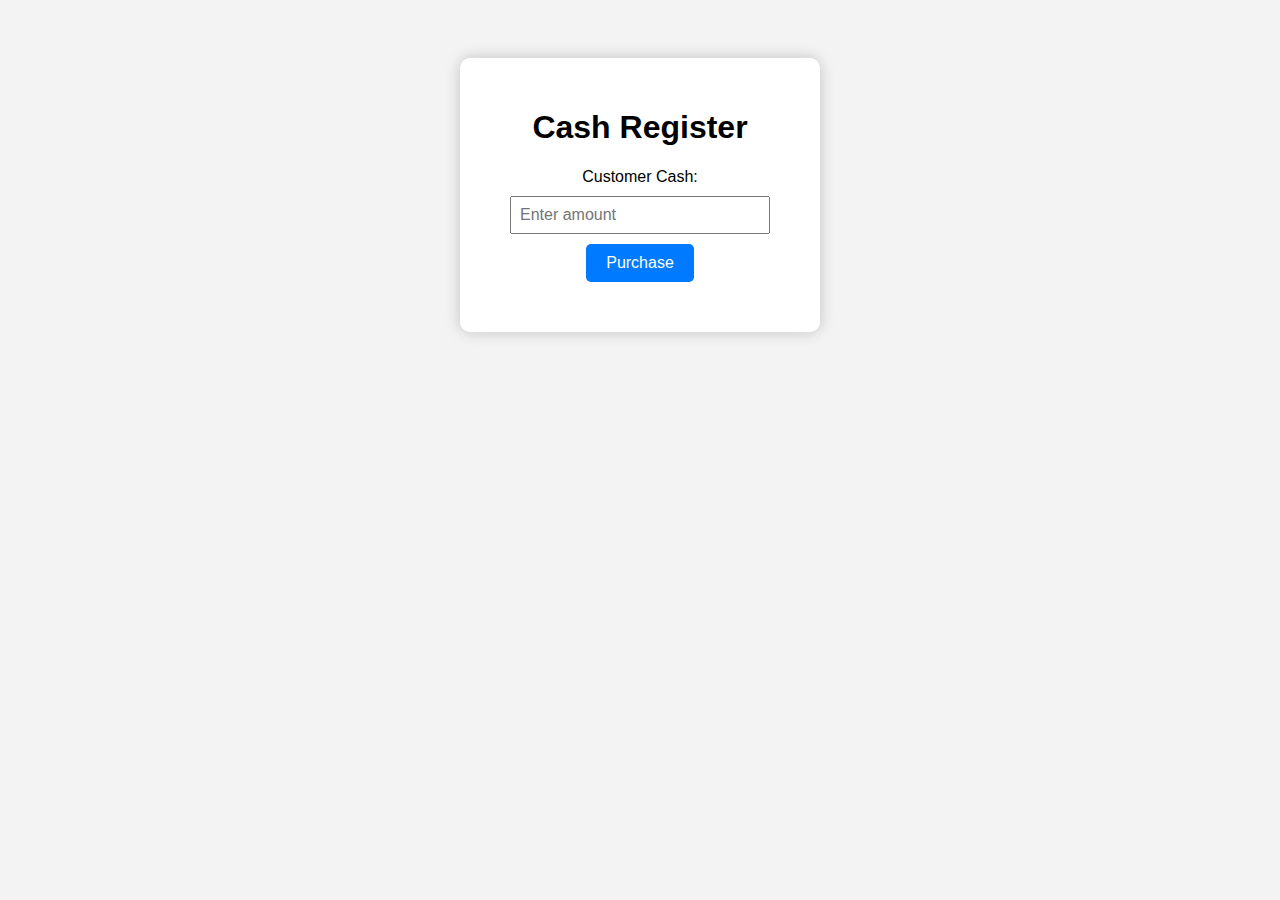
<file: Cash Register/index.html>
<!DOCTYPE html>
<html lang="en">
<head>
  <meta charset="UTF-8" />
  <meta name="viewport" content="width=device-width, initial-scale=1.0"/>
  <title>Cash Register</title>
  <link rel="stylesheet" href="styles.css"/>
</head>
<body>
  <div class="container">
    <h1>Cash Register</h1>
    <label for="cash">Customer Cash:</label>
    <input type="text" id="cash" placeholder="Enter amount" />
    <button id="purchase-btn">Purchase</button>
    <p id="change-due"></p>
  </div>
  <script src="script.js"></script>
</body>
</html>
</file>
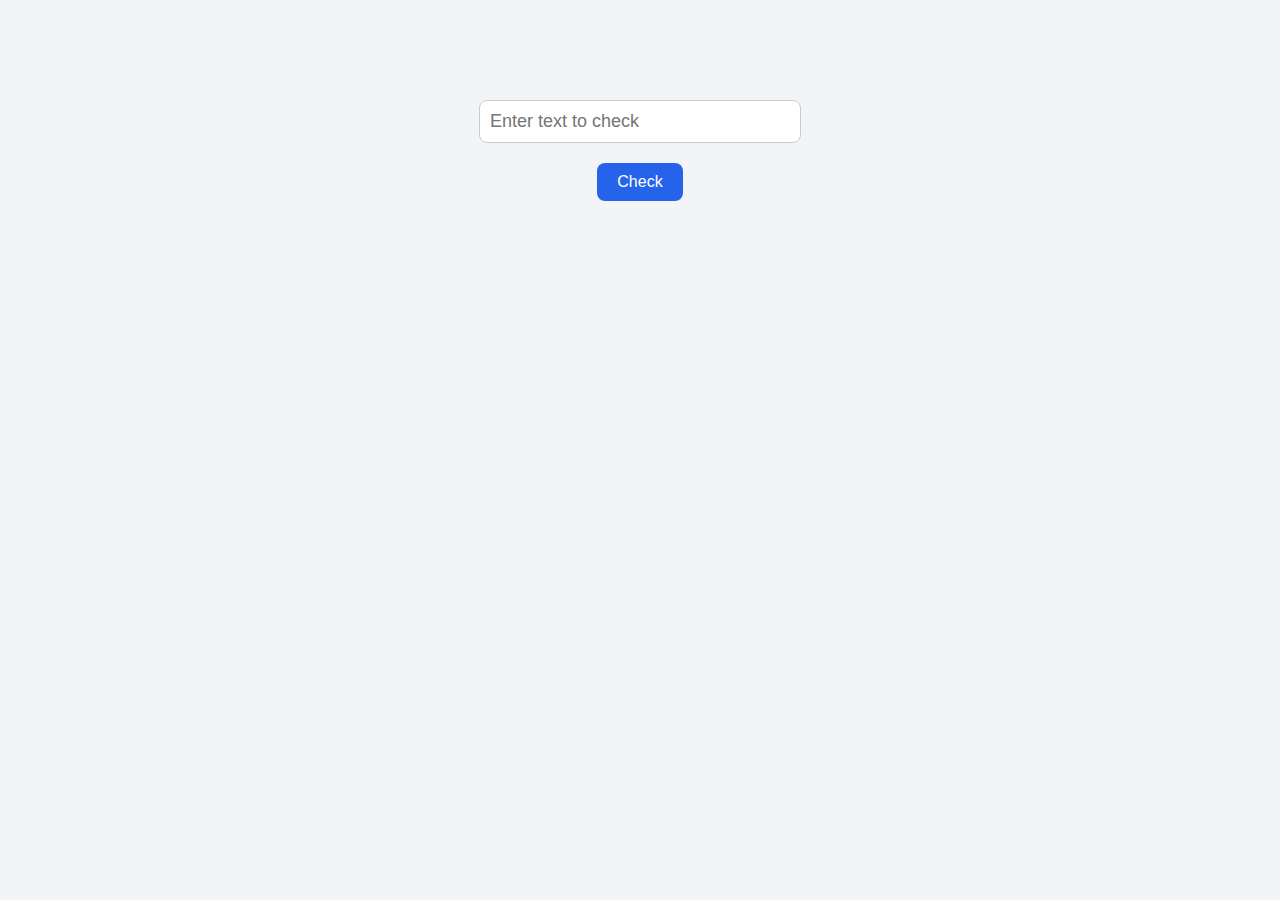
<file: Palindrome Checker/index.html>
<!DOCTYPE html>
<html lang="en">
<head>
    <meta charset="UTF-8">
    <meta name="viewport" content="width=device-width, initial-scale=1.0">
    <title>Palindrome Checker</title>
    <link rel="stylesheet" href="style.css">
</head>
<body>
    <input type="text" id="text-input" placeholder="Enter text to check">
    <button id="check-btn">Check</button>
    <span id="result"></span>
    <script src="script.js"></script>
</body>
</html>
</file>
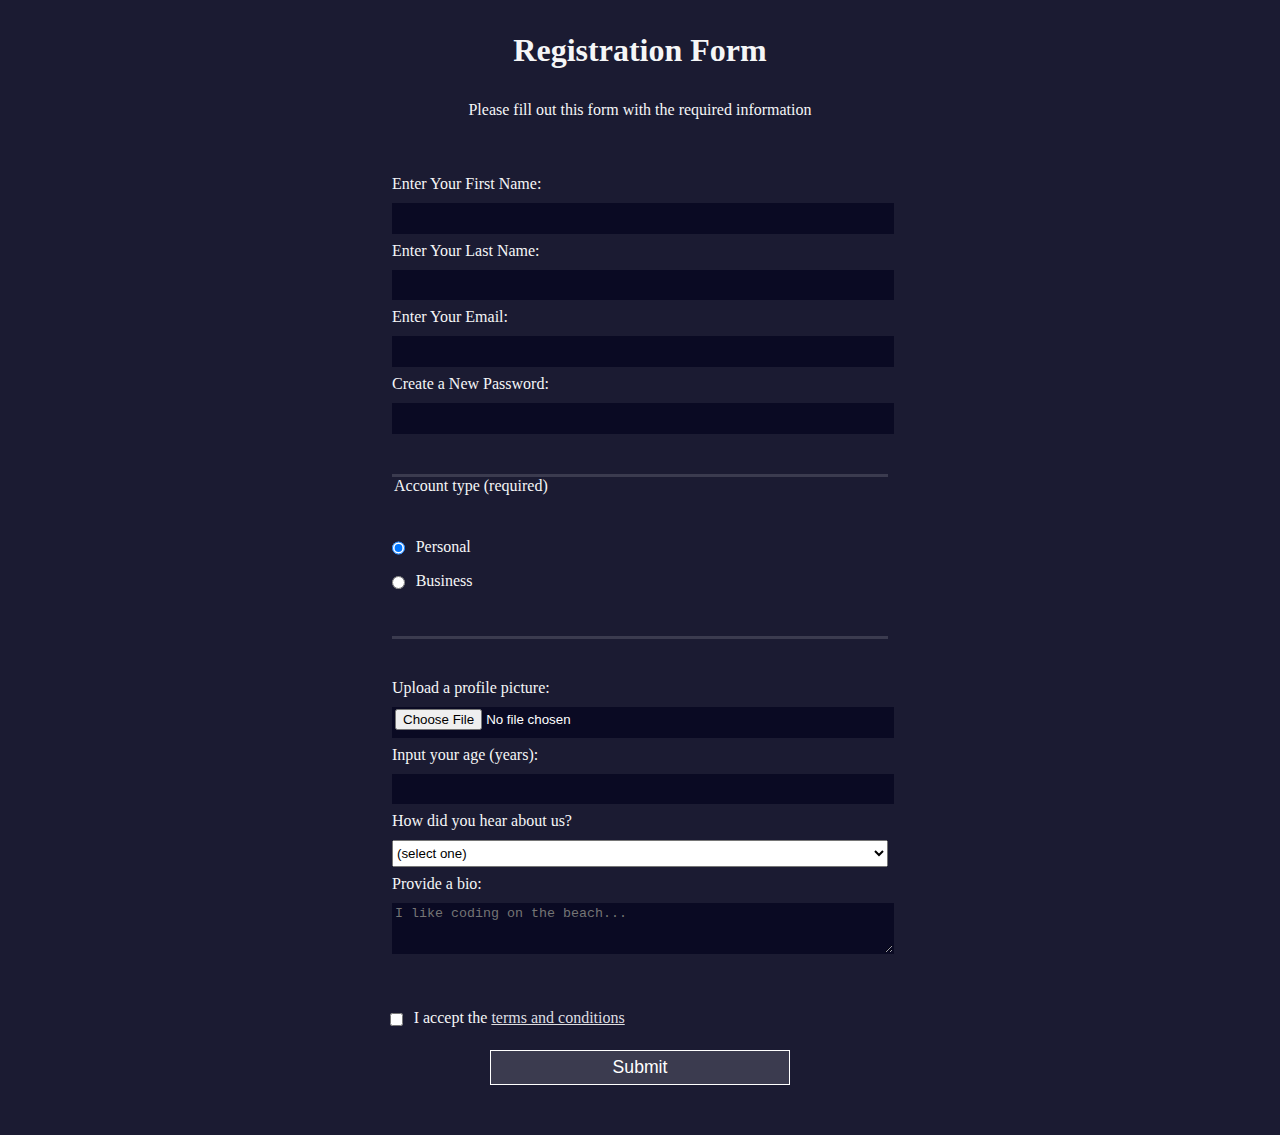
<file: registration form/index.html>
<!DOCTYPE html>
<html lang="en">
  <head>
    <meta charset="UTF-8">
    <title>Registration Form</title>
    <link rel="stylesheet" href="style.css" />
  </head>
  <body>
    <h1>Registration Form</h1>
    <p>Please fill out this form with the required information</p>
    <form method="post" action='https://register-demo.freecodecamp.org'>
      <fieldset>
        <label for="first-name">Enter Your First Name: <input id="first-name" name="first-name" type="text" required /></label>
        <label for="last-name">Enter Your Last Name: <input id="last-name" name="last-name" type="text" required /></label>
        <label for="email">Enter Your Email: <input id="email" name="email" type="email" required /></label>
        <label for="new-password">Create a New Password: <input id="new-password" name="new-password" type="password" pattern="[a-z0-5]{8,}" required /></label>
      </fieldset>
      <fieldset>
        <legend>Account type (required)</legend>
        <label for="personal-account"><input id="personal-account" type="radio" name="account-type" class="inline" checked /> Personal</label>
        <label for="business-account"><input id="business-account" type="radio" name="account-type" class="inline" /> Business</label>
      </fieldset>
      <fieldset>
        <label for="profile-picture">Upload a profile picture: <input id="profile-picture" type="file" name="file" /></label>
        <label for="age">Input your age (years): <input id="age" type="number" name="age" min="13" max="120" /></label>
        <label for="referrer">How did you hear about us?
          <select id="referrer" name="referrer">
            <option value="">(select one)</option>
            <option value="1">Youtube</option>
            <option value="2">Instagram Page</option>
            <option value="3">Forum</option>
            <option value="4">Other</option>
          </select>
        </label>
        <label for="bio">Provide a bio:
          <textarea id="bio" name="bio" rows="3" cols="30" placeholder="I like coding on the beach..."></textarea>
        </label>
      </fieldset>
      <label for="terms-and-conditions">
        <input class="inline" id="terms-and-conditions" type="checkbox" required name="terms-and-conditions" /> I accept the <a href="https://www.freecodecamp.org/news/terms-of-service/">terms and conditions</a>
      </label>
      <input type="submit" value="Submit" />
    </form>
  </body>
</html>
</file>
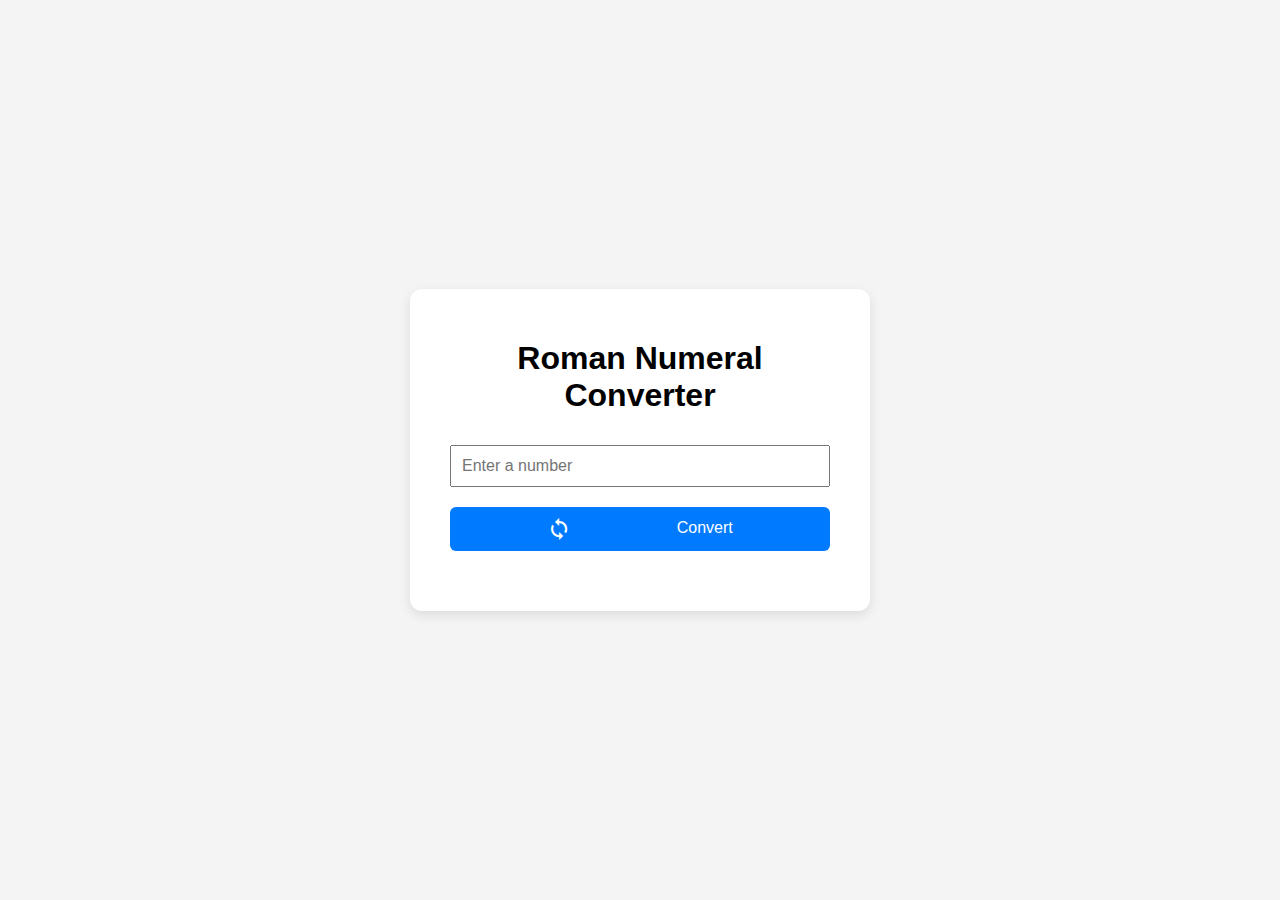
<file: Roman Numeral Converter/index.html>
<!DOCTYPE html>
<html lang="en">
<head>
    <meta charset="UTF-8">
    <meta name="viewport" content="width=device-width, initial-scale=1.0">
    <title>Roman Numeral Converter</title>
    <link rel="stylesheet" href="styles.css">
    <link href="https://fonts.googleapis.com/icon?family=Material+Icons" rel="stylesheet">
</head>
<body>
  <div class="container">
    <h1>Roman Numeral Converter</h1>
    <input type="number" id="number" placeholder="Enter a number" />
    <button id="convert-btn">
  <span class="material-icons">sync_alt</span> Convert
</button>
    <p id="output"></p>
  </div>
</body>
<script src="script.js"></script>
</html>
</file>
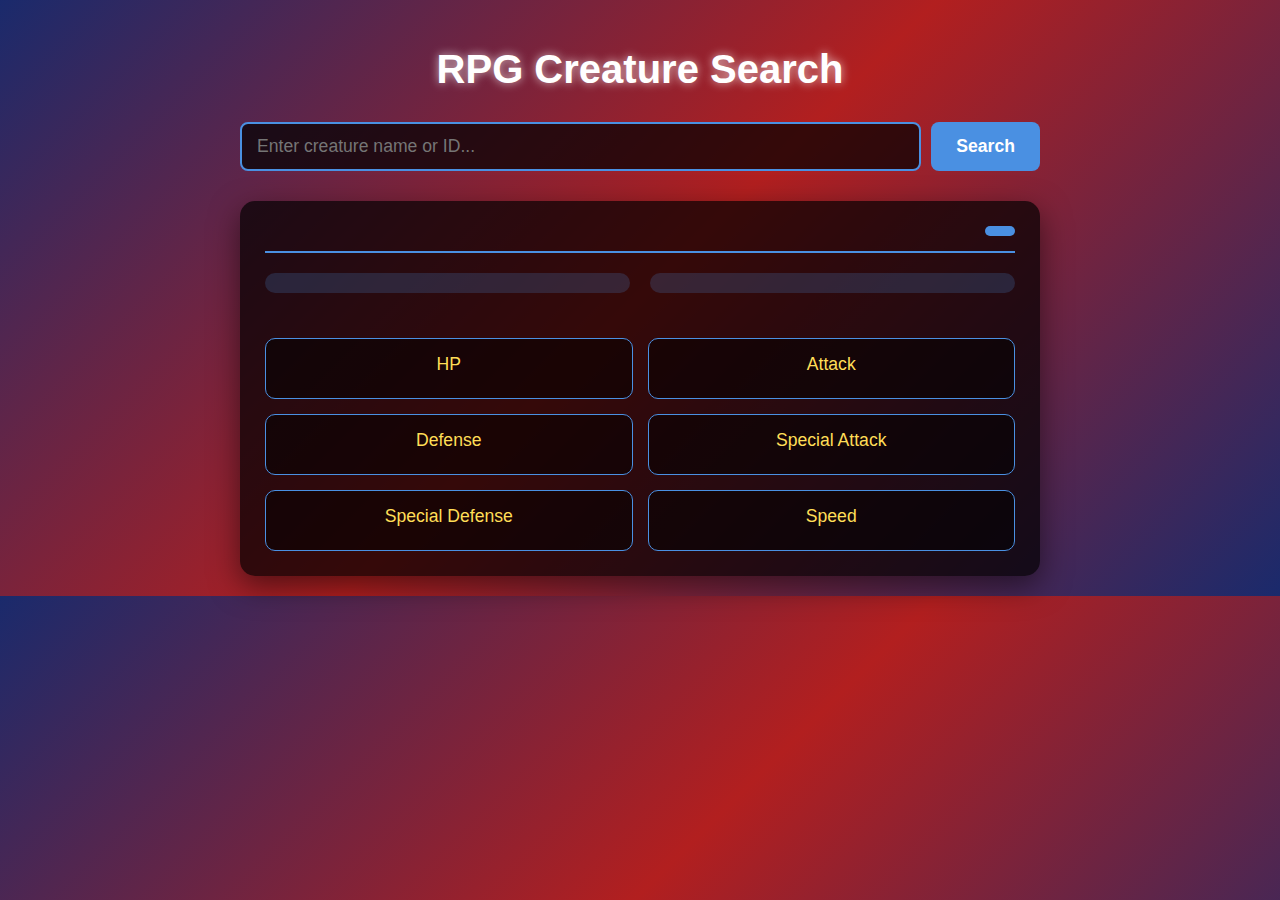
<file: RPG Creature Search App/index.html>
<!DOCTYPE html>
<html lang="en">
<head>
  <meta charset="UTF-8" />
  <meta name="viewport" content="width=device-width, initial-scale=1.0" />
  <title>RPG Creature Search App</title>
  <link rel="stylesheet" href="styles.css" />
</head>
<body>
  <header>
    <h1>RPG Creature Search</h1>
  </header>
  
  <div class="search-container">
    <input 
      type="text" 
      id="search-input" 
      placeholder="Enter creature name or ID..." 
      required 
    />
    <button id="search-button">Search</button>
  </div>
  
  <div class="creature-container">
    <div class="name-id">
      <div id="creature-name"></div>
      <div id="creature-id"></div>
    </div>
    
    <div class="physical">
      <div id="weight"></div>
      <div id="height"></div>
    </div>
    
    <div id="types"></div>
    
    <div class="stats-container">
      <div class="stat">
        <div class="stat-name">HP</div>
        <div id="hp" class="stat-value"></div>
      </div>
      <div class="stat">
        <div class="stat-name">Attack</div>
        <div id="attack" class="stat-value"></div>
      </div>
      <div class="stat">
        <div class="stat-name">Defense</div>
        <div id="defense" class="stat-value"></div>
      </div>
      <div class="stat">
        <div class="stat-name">Special Attack</div>
        <div id="special-attack" class="stat-value"></div>
      </div>
      <div class="stat">
        <div class="stat-name">Special Defense</div>
        <div id="special-defense" class="stat-value"></div>
      </div>
      <div class="stat">
        <div class="stat-name">Speed</div>
        <div id="speed" class="stat-value"></div>
      </div>
    </div>
  </div>
  <script src="script.js"></script>
</body>
</html>
</file>
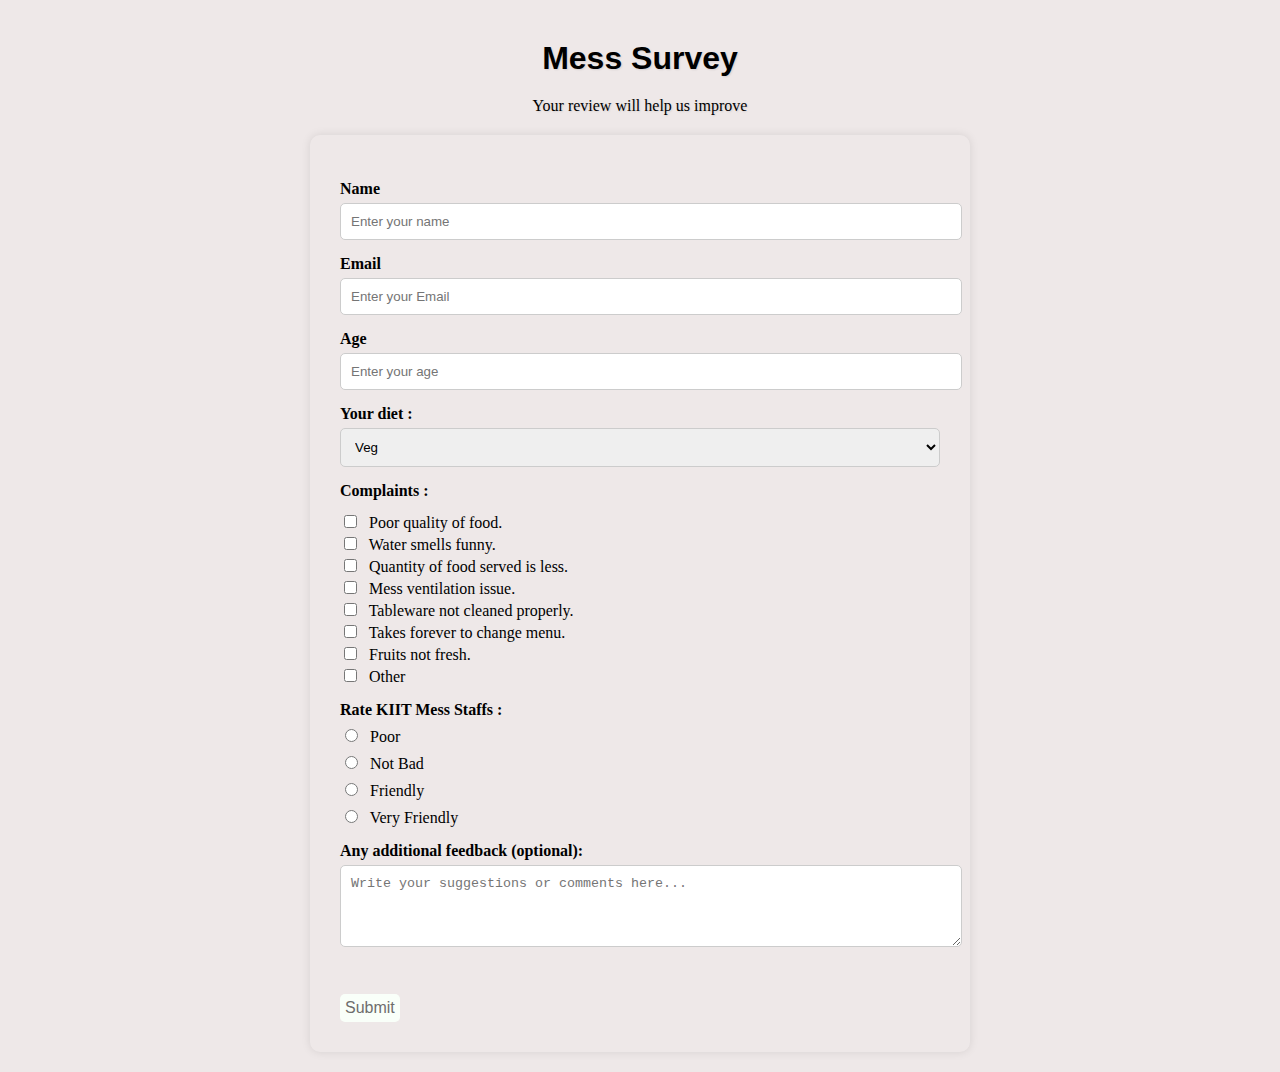
<file: Survey form/index.html>
<!DOCTYPE html>
<html lang="en">

<head <link href="https://fonts.googleapis.com/css2?family=Inter&display=swap" rel="stylesheet">
    <meta charset="UTF-8">
    <meta name="viewport" content="width=device-width, initial-scale=1.0">
    <title>Survey form</title>
    <link rel="stylesheet" href="style.css">
</head>

<body>
    <h1 id="title">Mess Survey</h1>
    <p id="description">Your review will help us improve</p>
    <form id="survey-form" method="post">
        <label id="name-label" for="name">Name</label>
        <input type="text" id="name" placeholder="Enter your name" required>
        <label id="email-label" for="email">Email</label>
        <input type="email" id="email" placeholder="Enter your Email" required>
        <label id="number-label" for="number">Age</label>
        <input type="number" id="number" min="0" max="100" placeholder="Enter your age">
        <label for="dropdown">Your diet :</label>
        <select id="dropdown">
            <option>Veg</option>
            <option>Non-Veg</option>
            <option>Both</option>
        </select>
        <label>Complaints :</label>
        <div class="checkbox-group">
            <input type="checkbox" id="check1" name="complaints" value="quality"> Poor quality of food.<br />
            <input type="checkbox" id="check2" name="complaints" value="water"> Water smells funny.<br />
            <input type="checkbox" id="check3" name="complaints" value="quantity"> Quantity of food served is
            less.<br />
            <input type="checkbox" id="check4" name="complaints" value="ventilation"> Mess ventilation issue.<br />
            <input type="checkbox" id="check5" name="complaints" value="hygiene"> Tableware not cleaned properly.<br />
            <input type="checkbox" id="check6" name="complaints" value="menu"> Takes forever to change menu.<br />
            <input type="checkbox" id="check7" name="complaints" value="fruits"> Fruits not fresh.<br />
            <input type="checkbox" id="check8" name="complaints" value="other" id="check-other"> Other<br />
        </div>
        <div id="other-complaint-container" style="display:none; margin-top: 5px;">
            <input type="text" id="other-complaint" placeholder="Please specify your complaint">
        </div>
        <label>Rate KIIT Mess Staffs :</label>
        <input type="radio" id="radio1" name="rating" value="bad"> Poor<br />
        <input type="radio" id="radio2" name="rating" value="average"> Not Bad<br />
        <input type="radio" id="radio3" name="rating" value="good"> Friendly<br />
        <input type="radio" id="radio4" name="rating" value="excellent"> Very Friendly<br />
        <label for="feedback">Any additional feedback (optional):</label>
        <textarea id="feedback" name="feedback" rows="4" cols="50"
            placeholder="Write your suggestions or comments here..."></textarea>
        <br /><br />
        <button type="submit" id="submit">Submit</button>
    </form>
    <script>
        const otherCheckbox = document.querySelector('input[value="other"]');
        const otherInputContainer = document.getElementById('other-complaint-container');

        otherCheckbox.addEventListener('change', () => {
            if (otherCheckbox.checked) {
                otherInputContainer.style.display = 'block';
            } else {
                otherInputContainer.style.display = 'none';
            }
        });
    </script>
</body>

</html>
</file>
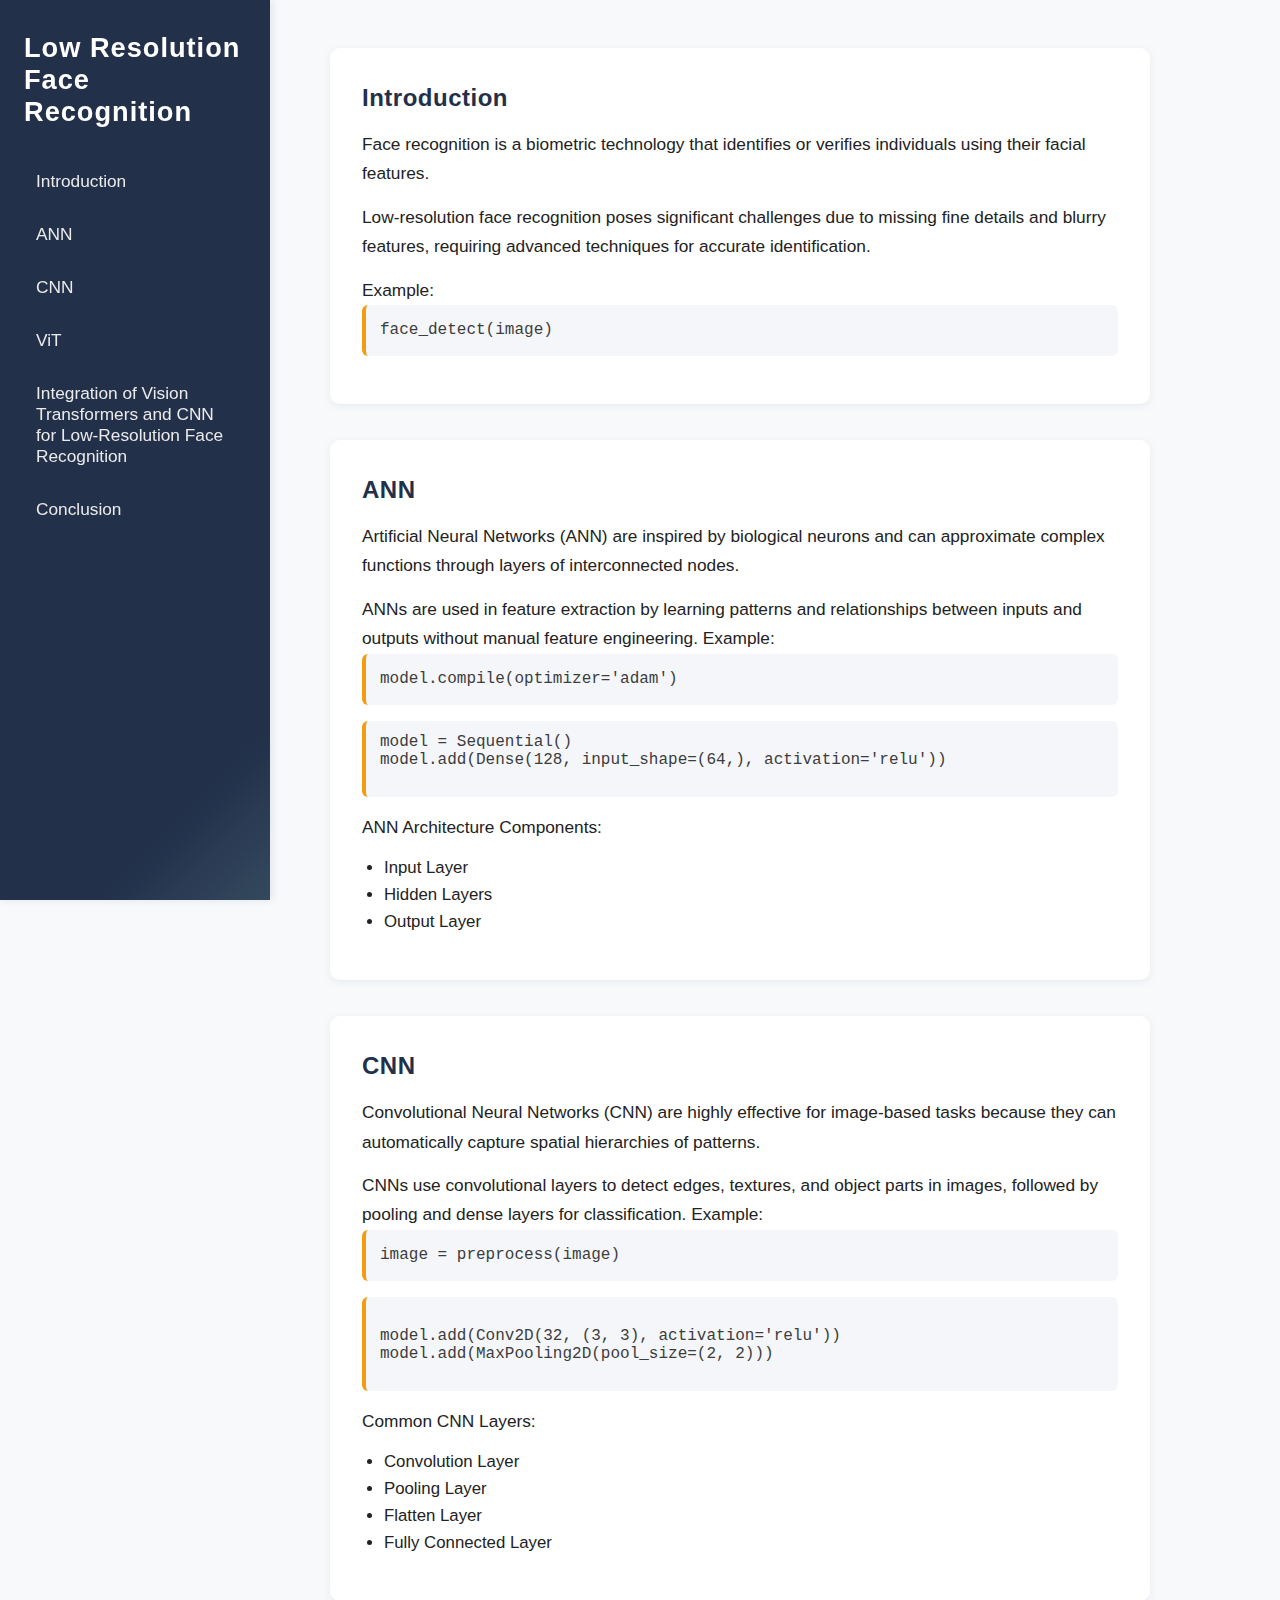
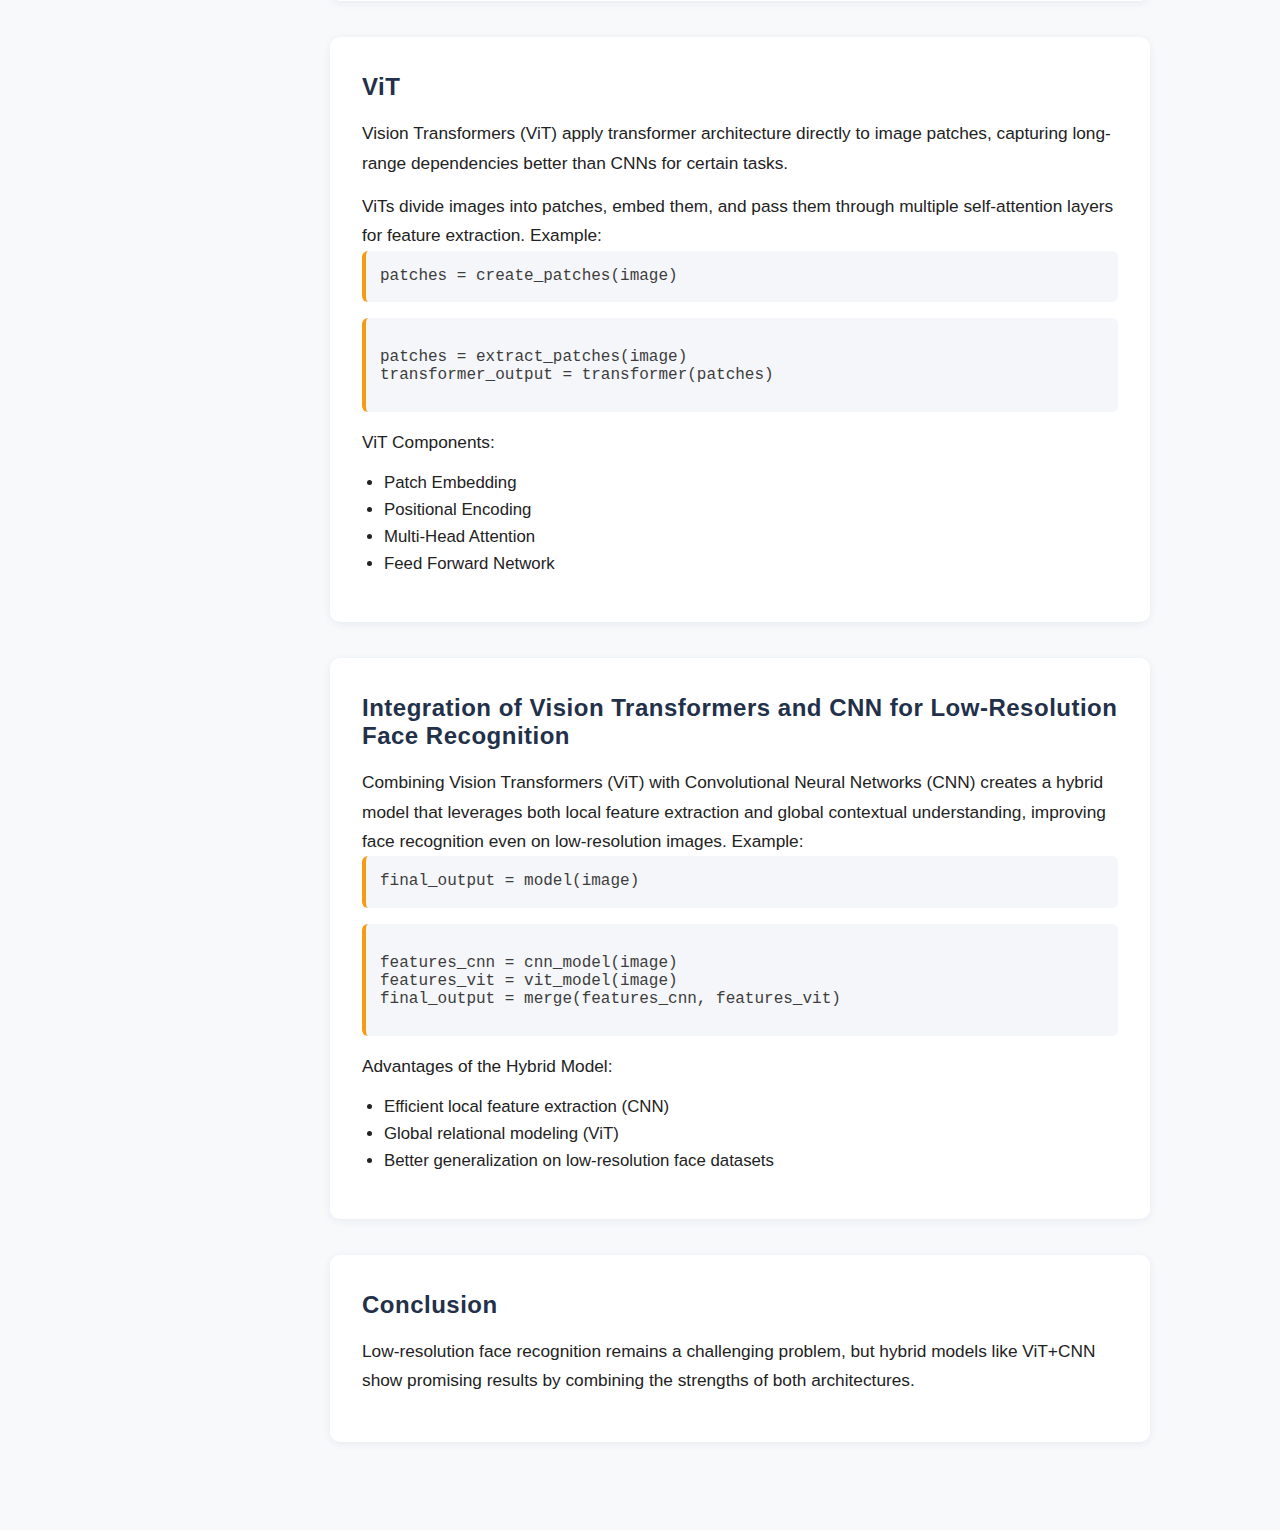
<file: Technical Document Page/index.html>
<!DOCTYPE html>
<html lang="en">

<head>
    <meta charset="UTF-8">
    <meta name="viewport" content="width=device-width, initial-scale=1.0">
    <title>Technical Document Page</title>
    <link rel="stylesheet" href="styles.css">
</head>

<body>
    <nav id="navbar">
        <header>Low Resolution Face Recognition</header>
        <a class="nav-link" href="#Introduction">Introduction</a>
        <a class="nav-link" href="#ANN">ANN</a>
        <a class="nav-link" href="#CNN">CNN</a>
        <a class="nav-link" href="#ViT">ViT</a>
        <a class="nav-link" href="#Integration_of_Vision_Transformers_and_CNN_for_Low-Resolution_Face_Recognition">
            Integration of Vision Transformers and CNN for Low-Resolution Face Recognition
        </a>
        <a class="nav-link" href="#Conclusion">Conclusion</a>
    </nav>

    <main id="main-doc">

        <section class="main-section" id="Introduction">
            <header>Introduction</header>
            <p>Face recognition is a biometric technology that identifies or verifies individuals using their facial features.</p>
            <p>Low-resolution face recognition poses significant challenges due to missing fine details and blurry features, requiring advanced techniques for accurate identification.</p>
            <p>Example: <code>face_detect(image)</code></p>
        </section>

        <section class="main-section" id="ANN">
            <header>ANN</header>
            <p>Artificial Neural Networks (ANN) are inspired by biological neurons and can approximate complex functions through layers of interconnected nodes.</p>
            <p>ANNs are used in feature extraction by learning patterns and relationships between inputs and outputs without manual feature engineering. Example: <code>model.compile(optimizer='adam')</code></p>
            <pre><code>model = Sequential()
model.add(Dense(128, input_shape=(64,), activation='relu'))</code></pre>

            <p>ANN Architecture Components:</p>
            <ul>
                <li>Input Layer</li>
                <li>Hidden Layers</li>
                <li>Output Layer</li>
            </ul>
        </section>

        <section class="main-section" id="CNN">
            <header>CNN</header>
            <p>Convolutional Neural Networks (CNN) are highly effective for image-based tasks because they can automatically capture spatial hierarchies of patterns.</p>
            <p>CNNs use convolutional layers to detect edges, textures, and object parts in images, followed by pooling and dense layers for classification. Example: <code>image = preprocess(image)</code></p>
            <pre><code>
model.add(Conv2D(32, (3, 3), activation='relu'))
model.add(MaxPooling2D(pool_size=(2, 2)))
</code></pre>
            <p>Common CNN Layers:</p>
            <ul>
                <li>Convolution Layer</li>
                <li>Pooling Layer</li>
                <li>Flatten Layer</li>
                <li>Fully Connected Layer</li>
            </ul>
        </section>

        <section class="main-section" id="ViT">
            <header>ViT</header>
            <p>Vision Transformers (ViT) apply transformer architecture directly to image patches, capturing long-range dependencies better than CNNs for certain tasks.</p>
            <p>ViTs divide images into patches, embed them, and pass them through multiple self-attention layers for feature extraction. Example: <code>patches = create_patches(image)</code></p>
            <pre><code>
patches = extract_patches(image)
transformer_output = transformer(patches)
</code></pre>
            <p>ViT Components:</p>
            <ul>
                <li>Patch Embedding</li>
                <li>Positional Encoding</li>
                <li>Multi-Head Attention</li>
                <li>Feed Forward Network</li>
            </ul>
        </section>

        <section class="main-section" id="Integration_of_Vision_Transformers_and_CNN_for_Low-Resolution_Face_Recognition">
            <header>Integration of Vision Transformers and CNN for Low-Resolution Face Recognition</header>
            <p>Combining Vision Transformers (ViT) with Convolutional Neural Networks (CNN) creates a hybrid model that leverages both local feature extraction and global contextual understanding, improving face recognition even on low-resolution images. Example: <code>final_output = model(image)</code></p>
            <pre><code>
features_cnn = cnn_model(image)
features_vit = vit_model(image)
final_output = merge(features_cnn, features_vit)
</code></pre>

            <p>Advantages of the Hybrid Model:</p>
            <ul>
                <li>Efficient local feature extraction (CNN)</li>
                <li>Global relational modeling (ViT)</li>
                <li>Better generalization on low-resolution face datasets</li>
            </ul>
        </section>

        <section class="main-section" id="Conclusion">
            <header>Conclusion</header>
            <p>Low-resolution face recognition remains a challenging problem, but hybrid models like ViT+CNN show promising results by combining the strengths of both architectures.</p>
        </section>

    </main>
</body>

</html>
</file>
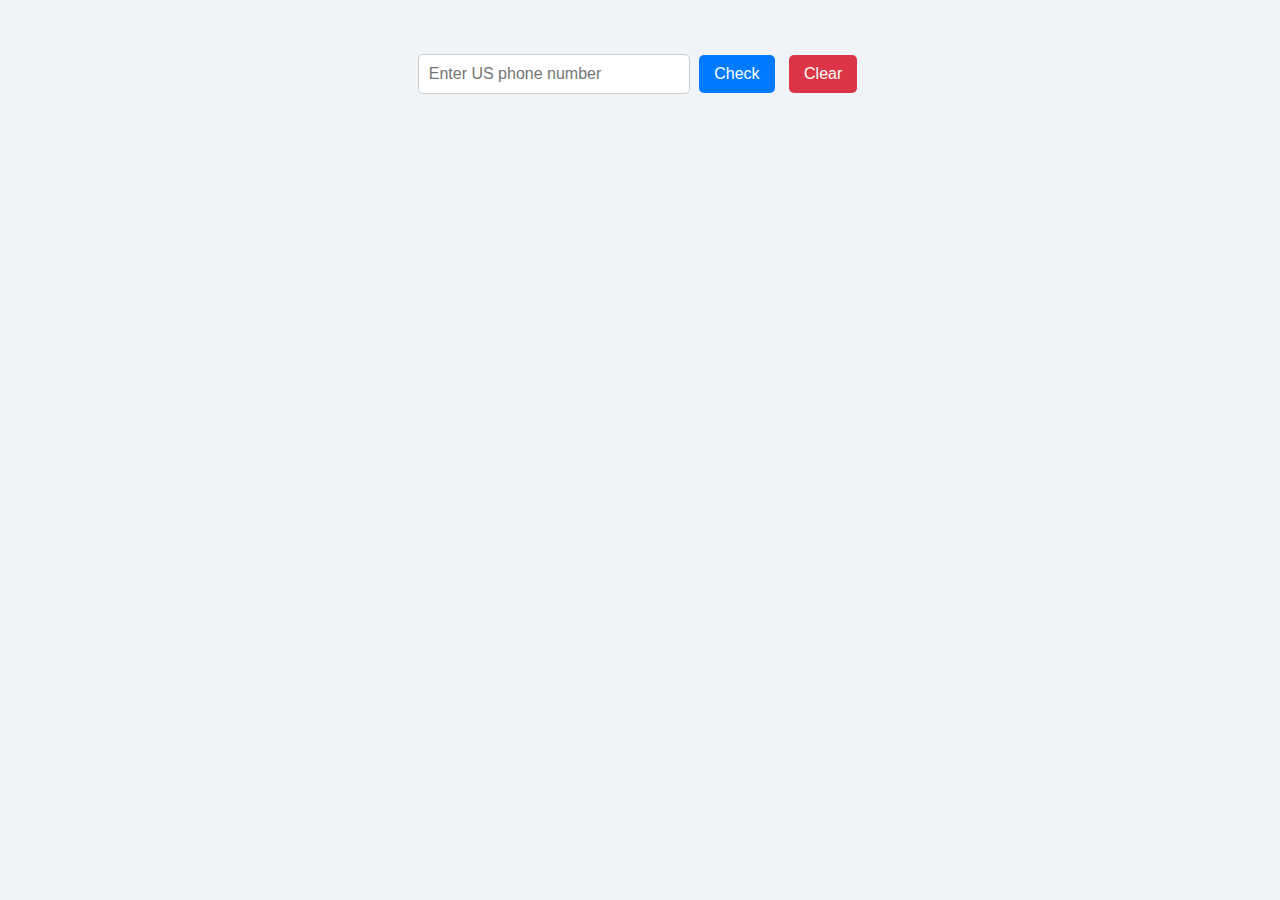
<file: Telephone Number Validator/index.html>
<!DOCTYPE html>
<html lang="en">
<head>
    <meta charset="UTF-8">
    <meta name="viewport" content="width=device-width, initial-scale=1.0">
    <title>Telephone Number Validator</title>
    <link rel="stylesheet" href="styles.css">
</head>
<body>
    <input type="text" id="user-input" placeholder="Enter US phone number">
    <button id="check-btn">Check</button>
    <button id="clear-btn">Clear</button>
    <div id="results-div"></div>
    <script src="script.js"></script>
</body>
</html>
</file>
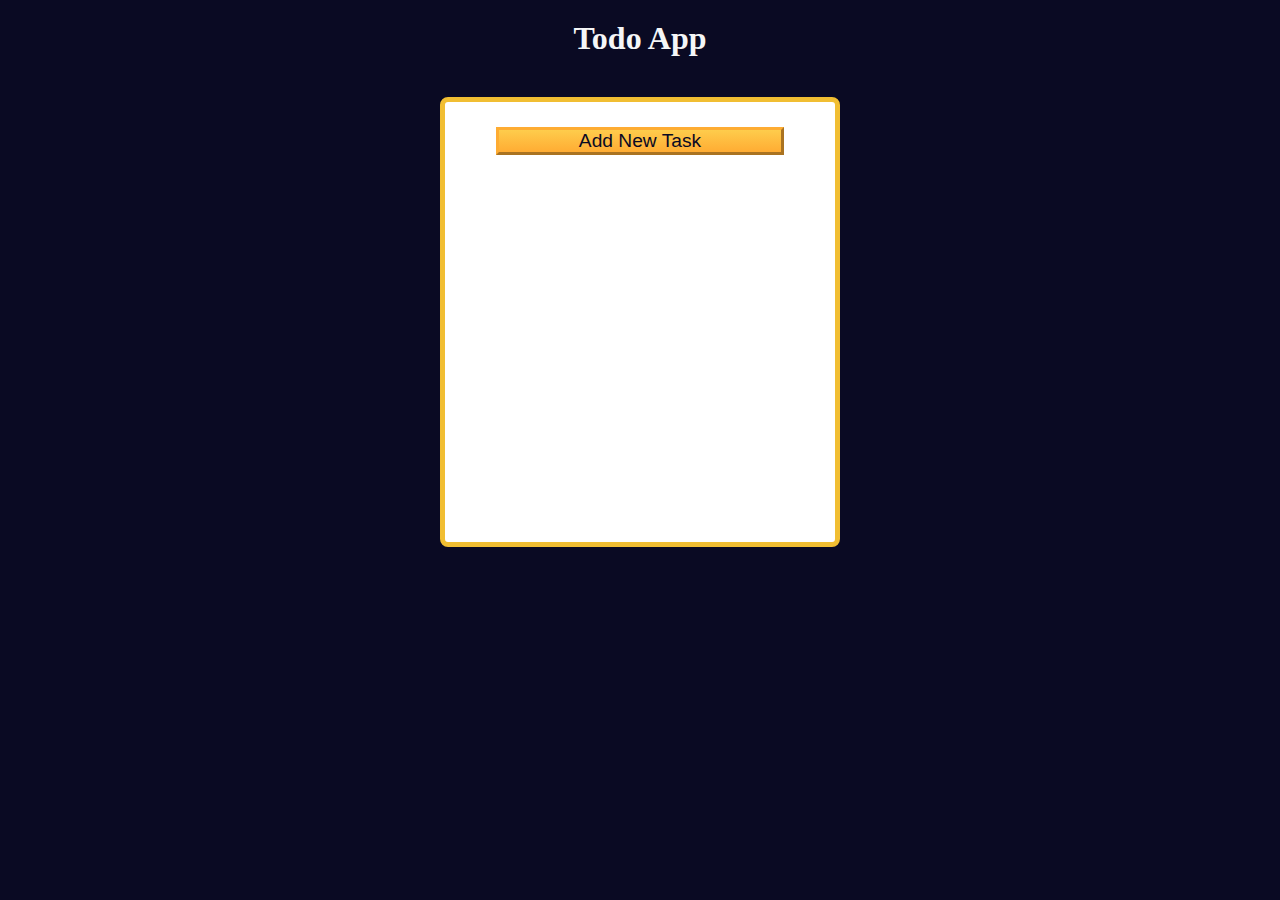
<file: ToDo/index.html>
<!DOCTYPE html>
<html lang="en">

<head>
  <meta charset="UTF-8" />
  <meta http-equiv="X-UA-Compatible" content="IE=edge" />
  <meta name="viewport" content="width=device-width, initial-scale=1.0" />
  <title>Learn localStorage by Building a Todo App</title>
  <link rel="stylesheet" href="styles.css" />
</head>

<body>
  <main>
    <h1>Todo App</h1>
    <div class="todo-app">
      <button id="open-task-form-btn" class="btn large-btn">
        Add New Task
      </button>
      <form class="task-form hidden" id="task-form">
        <div class="task-form-header">
          <button id="close-task-form-btn" class="close-task-form-btn" type="button" aria-label="close">
            <svg class="close-icon" xmlns="http://www.w3.org/2000/svg" viewBox="0 0 48 48" width="48px" height="48px"><path fill="#F44336" d="M21.5 4.5H26.501V43.5H21.5z" transform="rotate(45.001 24 24)" /><path fill="#F44336" d="M21.5 4.5H26.5V43.501H21.5z" transform="rotate(135.008 24 24)" /></svg>
          </button>
        </div>
        <div class="task-form-body">
          <label class="task-form-label" for="title-input">Title</label>
          <input required type="text" class="form-control" id="title-input" value="" />
          <label class="task-form-label" for="date-input">Date</label>
          <input type="date" class="form-control" id="date-input" value="" />
          <label class="task-form-label" for="description-input">Description</label>
          <textarea class="form-control" id="description-input" cols="30" rows="5"></textarea>
        </div>
        <div class="task-form-footer">
          <button id="add-or-update-task-btn" class="btn large-btn" type="submit">
            Add Task
          </button>
        </div>
      </form>
      <dialog id="confirm-close-dialog">
        <form method="dialog">
          <p class="discard-message-text">Discard unsaved changes?</p>
          <div class="confirm-close-dialog-btn-container">
            <button id="cancel-btn" class="btn">
              Cancel
            </button>
            <button id="discard-btn" class="btn">
              Discard
            </button>
          </div>
        </form>
      </dialog>
      <div id="tasks-container"></div>
    </div>
  </main>
  <script src="script.js"></script>
</body>

</html>
</file>
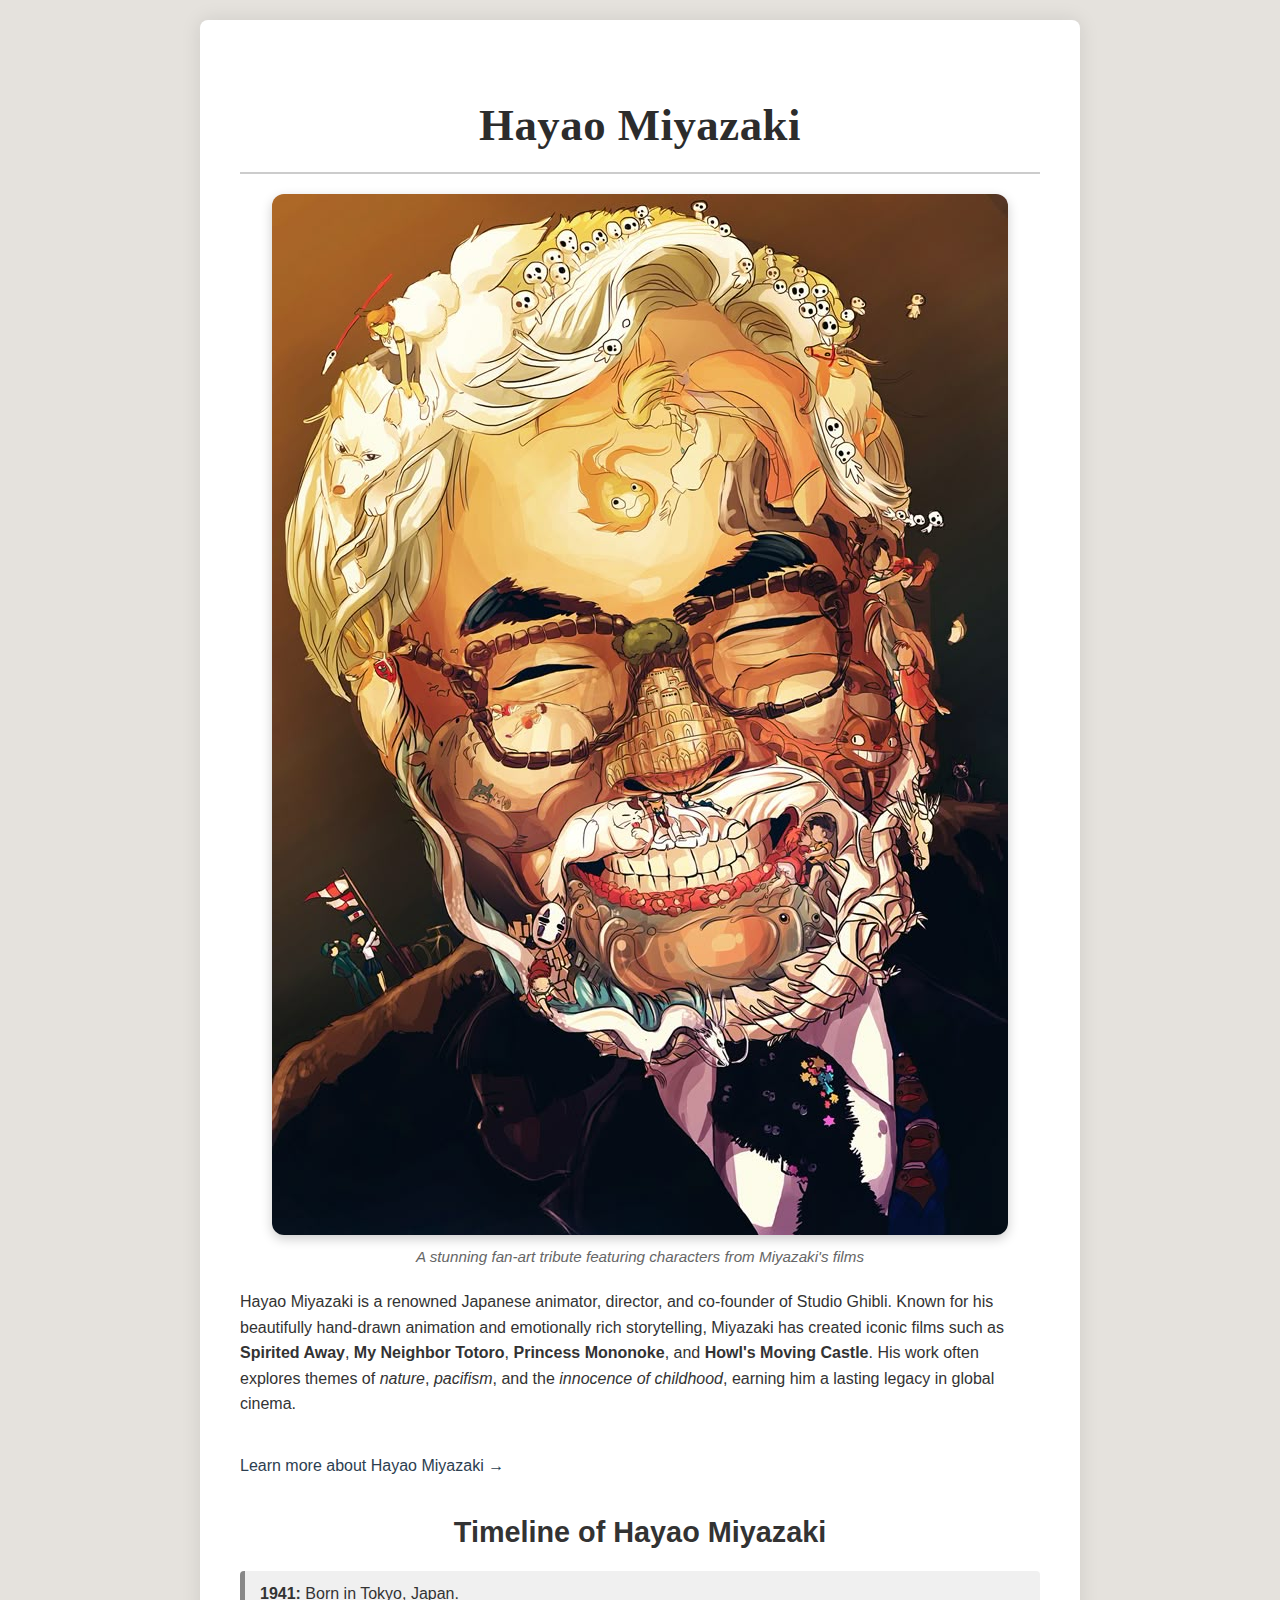
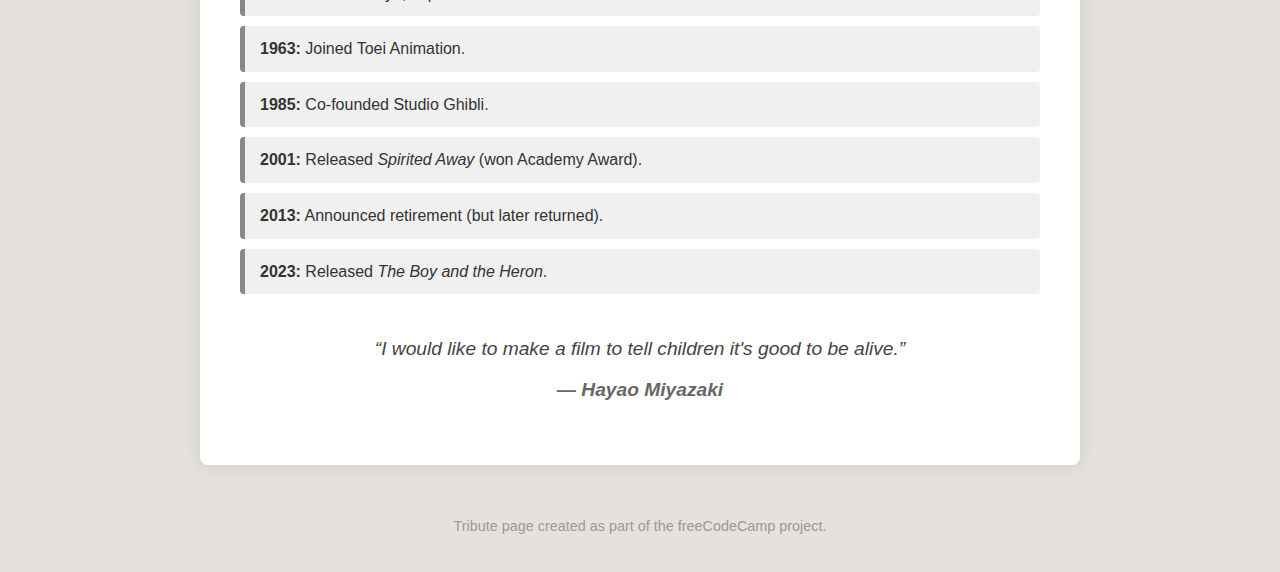
<file: Tribute Page/index.html>
<!DOCTYPE html>
<html lang="en">
<head>
  <meta charset="UTF-8" />
  <meta name="viewport" content="width=device-width, initial-scale=1.0" />
  <title>Tribute Page</title>
  <link rel="stylesheet" href="styles.css" />
</head>
<body>
  <main id="main">
    <h1 id="title">Hayao Miyazaki</h1>

    <figure id="img-div">
      <img
        id="image"
        src="image.jpg"
        alt="Image of Hayao Miyazaki with his animated creations"
      />
      <figcaption id="img-caption">
        <em>A stunning fan-art tribute featuring characters from Miyazaki's films</em>
      </figcaption>
    </figure>

   
    <p id="tribute-info">
      Hayao Miyazaki is a renowned Japanese animator, director, and co-founder of Studio Ghibli. Known for his beautifully hand-drawn animation and emotionally rich storytelling, Miyazaki has created iconic films such as 
      <strong>Spirited Away</strong>, <strong>My Neighbor Totoro</strong>, 
      <strong>Princess Mononoke</strong>, and <strong>Howl's Moving Castle</strong>. 
      His work often explores themes of <em>nature</em>, <em>pacifism</em>, and the 
      <em>innocence of childhood</em>, earning him a lasting legacy in global cinema.
    </p>

   
    <a
      id="tribute-link"
      class="wiki-link"
      href="https://en.wikipedia.org/wiki/Hayao_Miyazaki"
      target="_blank"
    >
      Learn more about Hayao Miyazaki →
    </a>

    
    <section id="timeline">
      <h2>Timeline of Hayao Miyazaki</h2>
      <ul>
        <li><strong>1941:</strong> Born in Tokyo, Japan.</li>
        <li><strong>1963:</strong> Joined Toei Animation.</li>
        <li><strong>1985:</strong> Co-founded Studio Ghibli.</li>
        <li><strong>2001:</strong> Released <em>Spirited Away</em> (won Academy Award).</li>
        <li><strong>2013:</strong> Announced retirement (but later returned).</li>
        <li><strong>2023:</strong> Released <em>The Boy and the Heron</em>.</li>
      </ul>
    </section>

    
    <blockquote id="quote">
      “I would like to make a film to tell children it's good to be alive.”
      <br><span>— Hayao Miyazaki</span>
    </blockquote>
  </main>

  <footer>
    <p>Tribute page created as part of the freeCodeCamp project.</p>
  </footer>
</body>
</html>
</file>
<file: Cash Register/styles.css>
body {
  font-family: Arial, sans-serif;
  background: #f3f3f3;
  display: flex;
  justify-content: center;
  padding: 50px;
}

.container {
  background: white;
  padding: 30px;
  border-radius: 10px;
  box-shadow: 0px 0px 15px rgba(0, 0, 0, 0.2);
  width: 300px;
  text-align: center;
}

input {
  width: 80%;
  padding: 8px;
  margin: 10px 0;
  font-size: 16px;
}

button {
  padding: 10px 20px;
  font-size: 16px;
  background: #007bff;
  color: white;
  border: none;
  border-radius: 5px;
  cursor: pointer;
}

#change-due {
  margin-top: 20px;
  font-weight: bold;
}
</file>
<file: Palindrome Checker/style.css>
body {
    font-family: Arial, sans-serif;
    background: #f3f4f6;
    color: #111827;
    display: flex;
    flex-direction: column;
    align-items: center;
    padding-top: 100px;
    margin: 0;
}

input[type="text"] {
    padding: 10px;
    font-size: 18px;
    width: 300px;
    border: 1px solid #ccc;
    border-radius: 8px;
    margin-bottom: 20px;
}

button {
    padding: 10px 20px;
    font-size: 16px;
    background-color: #2563eb;
    color: white;
    border: none;
    border-radius: 8px;
    cursor: pointer;
    margin-bottom: 20px;
}

button:hover {
    background-color: #1e40af;
}

#result {
  display: none; /* Hide it initially */
  font-size: 20px;
  font-weight: bold;
  padding: 10px 20px;
  border-radius: 8px;
  background-color: #e0f2fe;
  color: #0369a1;
  border: 1px solid #bae6fd;
  margin-top: 10px;
}
</file>
<file: registration form/style.css>
body {
    width: 100%;
    height: 100vh;
    margin: 0;
    background-color: #1b1b32;
    color: #f5f6f7;
    font-family: Tahoma;
    font-size: 16px;
  }
  
  h1, p {
    margin: 1em auto;
    text-align: center;
  }
  
  form {
    width: 60vw;
    max-width: 500px;
    min-width: 300px;
    margin: 0 auto;
    padding-bottom: 2em;
  }
  
  fieldset {
    border: none;
    padding: 2rem 0;
    border-bottom: 3px solid #3b3b4f;
  }
  
  fieldset:last-of-type {
    border-bottom: none;
  }
  
  label {
    display: block;
    margin: 0.5rem 0;
  }
  
  input,
  textarea,
  select {
    margin: 10px 0 0 0;
    width: 100%;
    min-height: 2em;
  }
  
  input, textarea {
    background-color: #0a0a23;
    border: 1px solid #0a0a23;
    color: #ffffff;
  }
  
  .inline {
    width: unset;
    margin: 0 0.5em 0 0;
    vertical-align: middle;
  }
  
  input[type="submit"] {
    display: block;
    width: 60%;
    margin: 1em auto;
    height: 2em;
    font-size: 1.1rem;
    background-color: #3b3b4f;
    border-color: white;
    min-width: 300px;
  }
  
  input[type="file"] {
    padding: 1px 2px;
  }
  
  .inline{
    display: inline; 
  }
  
  a{
    color:#dfdfe2;
  }
</file>
<file: Roman Numeral Converter/styles.css>
body {
    font-family: Arial, sans-serif;
    background-color: #f4f4f4;
    display: flex;
    justify-content: center;
    align-items: center;
    height: 100vh;
    margin: 0;
}

.container {
    background: white;
    padding: 30px;
    border-radius: 12px;
    box-shadow: 0 4px 12px rgba(0, 0, 0, 0.1);
    text-align: center;
    max-width: 400px;
    width: 100%;
}

input,
button {
    font-size: 1rem;
    padding: 10px;
    margin: 10px 5px;
    width: calc(100% - 20px);
    box-sizing: border-box;
}

button {
    background-color: #007bff;
    color: white;
    border: none;
    cursor: pointer;
    border-radius: 6px;
    transition: background 0.3s ease;
}

button:hover {
    background-color: #0056b3;
}

#output {
    font-size: 1.25rem;
    margin-top: 20px;
    color: #333;
    font-weight: bold;
}

#output {
  font-size: 1.25rem;
  margin-top: 20px;
  color: #333;
  font-weight: bold;
  opacity: 0;
  transform: translateY(10px);
  transition: opacity 0.4s ease, transform 0.4s ease;
}

#output.show {
  opacity: 1;
  transform: translateY(0);
}
button .material-icons {
  vertical-align: middle;
  margin-right: 5px;
}

@media (max-width: 480px) {
  .container {
    padding: 20px;
  }

  input, button {
    width: 100%;
    margin: 10px 0;
  }
}
</file>
<file: RPG Creature Search App/styles.css>
body {
  font-family: 'Segoe UI', Tahoma, Geneva, Verdana, sans-serif;
  max-width: 800px;
  margin: 0 auto;
  padding: 20px;
  background: linear-gradient(135deg, #1a2a6c, #b21f1f, #1a2a6c);
  color: #fff;
}

header {
  text-align: center;
  margin-bottom: 30px;
}

h1 {
  font-size: 2.5rem;
  text-shadow: 0 0 10px rgba(255, 255, 255, 0.7);
  margin-bottom: 10px;
}

.search-container {
  display: flex;
  gap: 10px;
  margin-bottom: 30px;
}

#search-input {
  flex: 1;
  padding: 12px 15px;
  font-size: 1.1rem;
  border: 2px solid #4a90e2;
  border-radius: 8px;
  background: rgba(0, 0, 0, 0.7);
  color: white;
}

#search-button {
  padding: 12px 25px;
  background: #4a90e2;
  color: white;
  border: none;
  border-radius: 8px;
  cursor: pointer;
  font-size: 1.1rem;
  font-weight: bold;
  transition: all 0.3s ease;
}

#search-button:hover {
  background: #357ae8;
  transform: translateY(-2px);
  box-shadow: 0 4px 8px rgba(0, 0, 0, 0.3);
}

.creature-container {
  background: rgba(0, 0, 0, 0.7);
  border-radius: 15px;
  padding: 25px;
  box-shadow: 0 10px 30px rgba(0, 0, 0, 0.5);
}

.name-id {
  display: flex;
  justify-content: space-between;
  align-items: center;
  margin-bottom: 20px;
  padding-bottom: 15px;
  border-bottom: 2px solid #4a90e2;
}

#creature-name {
  font-size: 2.2rem;
  font-weight: bold;
  text-shadow: 0 0 10px rgba(255, 255, 255, 0.5);
  color: #ffde57;
}

#creature-id {
  font-size: 1.8rem;
  background: #4a90e2;
  padding: 5px 15px;
  border-radius: 20px;
}

.physical {
  display: flex;
  gap: 20px;
  margin-bottom: 20px;
}

#weight, #height {
  font-size: 1.3rem;
  background: rgba(74, 144, 226, 0.2);
  padding: 10px 20px;
  border-radius: 10px;
  flex: 1;
  text-align: center;
}

#types {
  display: flex;
  gap: 10px;
  margin-bottom: 25px;
}

#types span {
  padding: 8px 20px;
  border-radius: 20px;
  font-weight: bold;
  text-transform: uppercase;
}

.stats-container {
  display: grid;
  grid-template-columns: repeat(2, 1fr);
  gap: 15px;
}

.stat {
  background: rgba(0, 0, 0, 0.5);
  padding: 15px;
  border-radius: 10px;
  text-align: center;
  border: 1px solid #4a90e2;
}

.stat-name {
  font-size: 1.1rem;
  margin-bottom: 8px;
  color: #ffde57;
}

.stat-value {
  font-size: 1.8rem;
  font-weight: bold;
}

.fire { background: #f08030; }
.water { background: #6890f0; }
.rock { background: #b8a038; }
</file>
<file: Survey form/style.css>
body,h1,p,label{
    margin: 0;
    padding: 0;
    box-sizing: border-box;
}
body {
    background-color: #eee8e8;
    font-family: Poppin;
    padding: 20px;
}
form{
    background-color: #eee8e8;
    max-width: 600px;
    margin: 0 auto;
    padding: 30px;
    border-radius: 10px;
    box-shadow: 0 0 10px rgba(0,0,0,0.1);
}
h1,#description{
    text-align: center;
    margin-top: 20px;
    text-shadow: 1px 1px 2px rgba(0,0,0,0.1);
}
h1#title {
    font-family: 'Inter', sans-serif;
}

#description{
    padding-bottom: 20px;

}
label{
    display: block;
    margin-top: 15px;
    font-weight: bold;
}
input[type="text"],input[type="email"],input[type="text"],input[type="number"],select,textarea{
    width: 100%;
    padding: 10px;
    margin-top: 5px;
    border: 1px solid #ccc;
    border-radius: 5px;
}
input[type="checkbox"],input[type="radio"]{
    margin-top: 10px;
    margin-right: 8px;
}
button[type="submit"]{
    background-color: #f9fff9;
    color: rgb(110, 109, 109);
    border:#0c0b0b;
    font-family: Arial, Helvetica, sans-serif;
    padding: 5px;
    margin-top: 25px;
    border-radius: 5px;
    font-size: 16px;
    cursor: pointer;
    
}
button[type="submit"]:hover {
    background-color: #dbc6c6;
}
@media (max-width: 600px) {
    form {
        padding: 20px;
    }
}
.checkbox-group {
    margin-top: 10px;
}

.checkbox-group input[type="checkbox"] {
    margin-top: 5px;
}
.radio-group {
    margin-top: 10px;
}

.radio-group input[type="radio"] {
    margin-top: 5px;
}
</file>
<file: Technical Document Page/styles.css>
* {
    box-sizing: border-box;
    margin: 0;
    padding: 0;
}

body {
    font-family: 'Segoe UI', Tahoma, Geneva, Verdana, sans-serif;
    background: #f7f9fb;
    color: #222;
    display: flex;
    min-height: 100vh;
}

#navbar {
    width: 270px;
    position: fixed;
    left: 0;
    top: 0;
    height: 100vh;
    background: linear-gradient(135deg, #22304a 85%, #34495e 100%);
    color: #fff;
    padding: 32px 24px 24px 24px;
    box-shadow: 2px 0 8px rgba(44, 62, 80, 0.1);
    z-index: 100;
    overflow-y: auto;
}

#navbar header,
#navbar h1 {
    font-size: 1.7rem;
    font-weight: bold;
    margin-bottom: 35px;
    letter-spacing: 1px;
}

.nav-link {
    display: block;
    color: #eaeaea;
    text-decoration: none;
    font-size: 1.08rem;
    margin-bottom: 16px;
    padding: 8px 12px;
    border-radius: 4px;
    transition: background 0.2s, color 0.2s;
}

.nav-link:hover,
.nav-link:focus {
    background: #f39c12;
    color: #22304a;
    outline: none;
}

#main-doc {
    margin-left: 290px;
    padding: 48px 40px 40px 40px;
    width: 100%;
    max-width: 900px;
}

.main-section {
    background: #fff;
    border-radius: 10px;
    box-shadow: 0 2px 8px rgba(44, 62, 80, 0.07);
    padding: 36px 32px 32px 32px;
    margin-bottom: 36px;
    transition: box-shadow 0.2s;
}

.main-section:hover {
    box-shadow: 0 4px 18px rgba(44, 62, 80, 0.12);
}

.main-section header {
    font-size: 1.5rem;
    color: #22304a;
    margin-bottom: 18px;
    font-weight: 600;
    letter-spacing: 0.5px;
}

p {
    line-height: 1.7;
    margin-bottom: 14px;
    font-size: 1.08rem;
}

ul {
    margin: 16px 0 16px 22px;
    padding-left: 0;
}

li {
    margin-bottom: 7px;
    font-size: 1.05rem;
}

code, pre {
    background: #f4f6fa;
    color: #3d3d3d;
    font-family: 'Fira Mono', 'Consolas', 'Monaco', monospace;
    padding: 12px 14px;
    border-radius: 6px;
    font-size: 1rem;
    margin-bottom: 16px;
    display: block;
    overflow-x: auto;
    border-left: 4px solid #f39c12;
}

pre code {
    padding: 0;
    border: none;
    background: none;
}

@media (max-width: 600px) {
    #navbar {
        width: 100%;
        position: relative;
        height: auto;
        padding: 16px 8px;
        box-shadow: none;
        border-radius: 0;
    }
    #main-doc {
        margin-left: 0;
        padding: 16px 4vw;
    }
    .main-section {
        padding: 16px 8px;
        margin-bottom: 16px;
    }
    code, pre {
        font-size: 0.95rem;
        padding: 8px 6px;
        word-break: break-all;
    }
}

pre, code {
    overflow-x: auto;
    white-space: pre;
    word-break: break-all;
}

html {
    scroll-behavior: smooth;
}
</file>
<file: Telephone Number Validator/styles.css>
body {
  font-family: Arial, sans-serif;
  text-align: center;
  margin-top: 50px;
  background-color: #f0f4f8;
}

input[type="text"] {
  padding: 10px;
  font-size: 16px;
  width: 250px;
  border-radius: 5px;
  border: 1px solid #ccc;
}

button {
  padding: 10px 15px;
  margin: 5px;
  font-size: 16px;
  cursor: pointer;
  border: none;
  border-radius: 5px;
  color: white;
}

#check-btn {
  background-color: #007bff;
}

#clear-btn {
  background-color: #dc3545;
}

#results-div {
  margin-top: 20px;
  font-size: 18px;
  font-weight: bold;
}
</file>
<file: ToDo/styles.css>
:root {
  --white: #fff;
  --light-grey: #f5f6f7;
  --dark-grey: #0a0a23;
  --yellow: #f1be32;
  --golden-yellow: #feac32;
}

*,
*::before,
*::after {
  margin: 0;
  padding: 0;
  box-sizing: border-box;
}

body {
  background-color: var(--dark-grey);
}

main {
  display: flex;
  flex-direction: column;
  justify-content: center;
  align-items: center;
}

h1 {
  color: var(--light-grey);
  margin: 20px 0 40px 0;
}

.todo-app {
  background-color: var(--white);
  width: 300px;
  height: 350px;
  border: 5px solid var(--yellow);
  border-radius: 8px;
  padding: 15px;
  position: relative;
  display: flex;
  flex-direction: column;
  gap: 10px;
}

.btn {
  cursor: pointer;
  width: 100px;
  margin: 10px;
  color: var(--dark-grey);
  background-color: var(--golden-yellow);
  background-image: linear-gradient(#fecc4c, #ffac33);
  border-color: var(--golden-yellow);
  border-width: 3px;
}

.btn:hover {
  background-image: linear-gradient(#ffcc4c, #f89808);
}

.large-btn {
  width: 80%;
  font-size: 1.2rem;
  align-self: center;
  justify-self: center;
}

.close-task-form-btn {
  background: none;
  border: none;
  cursor: pointer;
}

.close-icon {
  width: 20px;
  height: 20px;
}

.task-form {
  display: flex;
  position: absolute;
  top: 50%;
  left: 50%;
  transform: translate(-50%, -50%);
  background-color: var(--white);
  border-radius: 5px;
  padding: 15px;
  width: 300px;
  height: 350px;
  flex-direction: column;
  justify-content: space-between;
  overflow: auto;
}

.task-form-header {
  display: flex;
  justify-content: flex-end;
}

.task-form-body {
  display: flex;
  flex-direction: column;
  justify-content: space-around;
}

.task-form-footer {
  display: flex;
  justify-content: center;
}

.task-form-label,
#title-input,
#date-input,
#description-input {
  display: block;
}

.task-form-label {
  margin-bottom: 5px;
  font-size: 1.3rem;
  font-weight: bold;
}

#title-input,
#date-input,
#description-input {
  width: 100%;
  margin-bottom: 10px;
  padding: 2px;
}

#confirm-close-dialog {
  padding: 10px;
  margin: 10px auto;
  border-radius: 15px;
}

.confirm-close-dialog-btn-container {
  display: flex;
  justify-content: center;
  margin-top: 10px;
}

.discard-message-text {
  font-weight: bold;
  font-size: 1.5rem;
}

#tasks-container {
  height: 100%;
  overflow-y: auto;
}

.task {
  margin: 5px 0;
}

.hidden {
  display: none;
}

@media (min-width: 576px) {
  .todo-app,
  .task-form {
    width: 400px;
    height: 450px;
  }

  .task-form-label {
    font-size: 1.5rem;
  }

  #title-input,
  #date-input {
    height: 2rem;
  }

  #title-input,
  #date-input,
  #description-input {
    padding: 5px;
    margin-bottom: 20px;
  }
}
</file>
<file: Tribute Page/styles.css>
body {
    font-family: 'Segoe UI', Tahoma, Geneva, Verdana, sans-serif;
    background-color: #e5e2dd;
    color: #333;
    line-height: 1.6;
    padding: 20px;
    margin: 0;
}

main {
    max-width: 800px;
    margin: auto;
    background-color: white;
    padding: 40px;
    box-shadow: 0 0 20px rgba(0, 0, 0, 0.1);
    border-radius: 8px;
}

#title {
    text-align: center;
    font-size: 2.8rem;
    font-weight: 600;
    color: #2c2c2c;
    margin-bottom: 10px;
    font-family: 'Georgia', serif;
    border-bottom: 2px solid #ccc;
    padding-bottom: 10px;
    letter-spacing: 0.5px;
}

#image {
    display: block;
    max-width: 100%;
    height: auto;
    margin: 0 auto;
    border-radius: 12px;
    box-shadow: 0 4px 12px rgba(0, 0, 0, 0.2);
}

#img-div {
    text-align: center;
    margin: 20px 0;
}

#img-caption {
    font-style: italic;
    margin-top: 10px;
    font-style: italic;
    color: #666;
    margin-top: 10px;
    font-size: 0.95rem;
}

#timeline {
    margin-top: 30px;
}

#timeline h2 {
    text-align: center;
    font-size: 1.8rem;
    margin-bottom: 10px;
}

#timeline ul {
    list-style: none;
    padding-left: 0;
}

#timeline li {
    background: #f0f0f0;
    margin: 10px 0;
    padding: 10px 15px;
    border-left: 5px solid #888;
    border-radius: 4px;
}

#quote {
    font-size: 1.2rem;
    font-style: italic;
    color: #444;
    text-align: center;
    margin-top: 40px;
}

#quote span {
    display: block;
    margin-top: 10px;
    font-weight: bold;
    color: #666;
}

footer {
    margin-top: 50px;
    text-align: center;
    font-size: 0.9rem;
    color: #999;
}

#bio {
    font-size: 1.1rem;
    line-height: 1.9;
    text-align: justify;
    color: #444;
    margin-bottom: 30px;
    padding: 0 10px;
}

#bio strong {
    font-weight: 600;
    color: #19304d;
}

#bio em {
    font-style: italic;
    color: #555;
}

.wiki-link {
    display: inline-block;
    margin-top: 20px;
    font-weight: 500;
    text-decoration: none;
    color: #2c3e50;
    transition: color 0.3s ease;
}

.wiki-link:hover {
    color: #8e44ad;
}

@media (max-width: 600px) {
    main {
        padding: 20px;
    }

    #title {
        font-size: 2rem;
    }

    #timeline h2 {
        font-size: 1.4rem;
    }

    #bio,
    #tribute-info {
        font-size: 1rem;
        padding: 0;
    }
}
</file>
